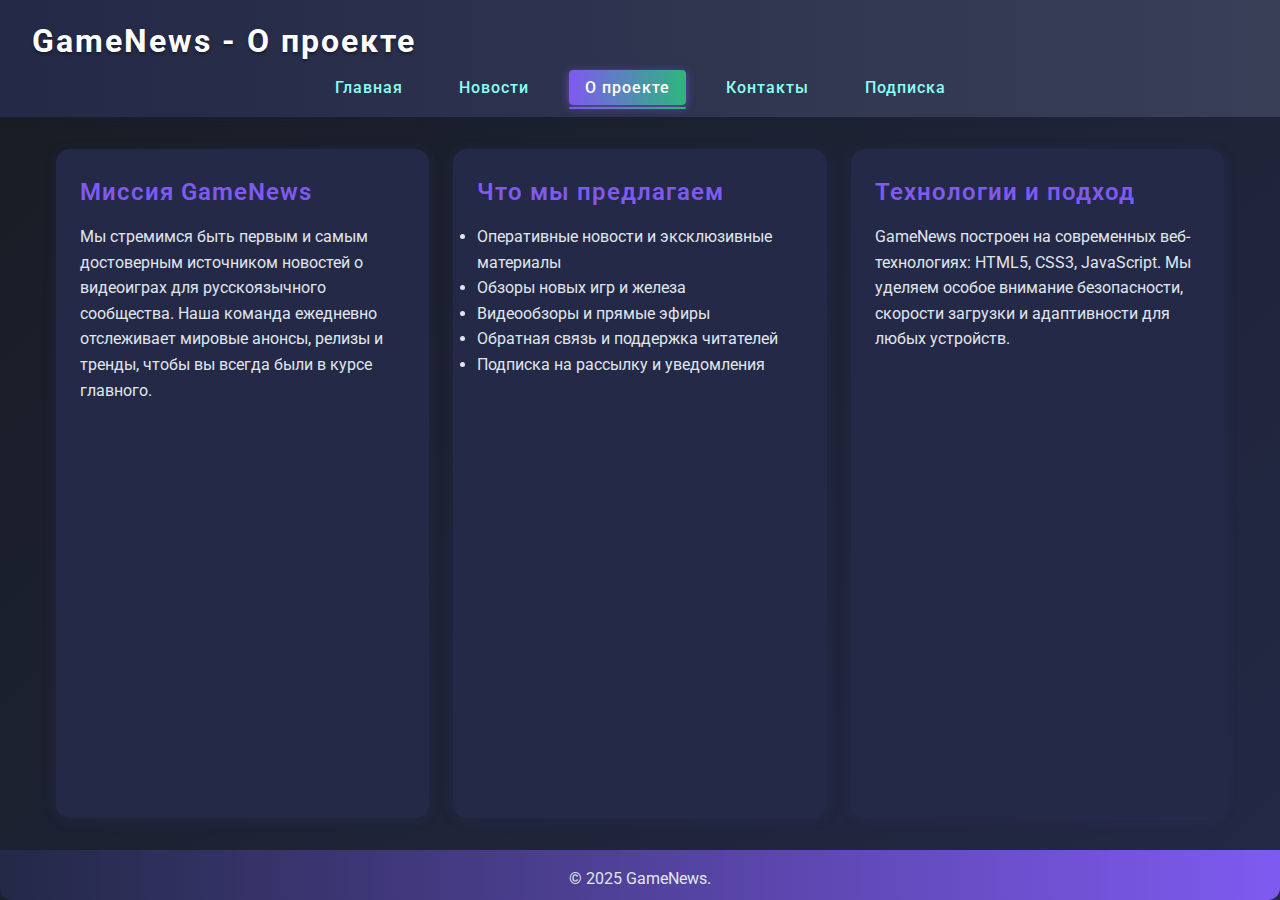
<file: about.html>
<!DOCTYPE html>
<html lang="ru">
<head>
    <meta charset="UTF-8">
    <meta name="description" content="О проекте GameNews">
    <meta name="keywords" content="игровые новости, портал, GameNews, миссия, команда">
    <meta name="viewport" content="width=device-width, initial-scale=1.0">
    <title>GameNews - О проекте</title>
    <link rel="stylesheet" href="css/style.css">
</head>
<body>

    <header>
        <h1><a href="index.html">GameNews</a> - О проекте</h1>
        <nav>
            <ul>
                <li><a href="index.html">Главная</a></li>
                <li><a href="news.html">Новости</a></li>
                <li><a href="about.html" class="active">О проекте</a></li>
                <li><a href="contact.html">Контакты</a></li>
                <li><a href="subscribe.html">Подписка</a></li>
            </ul>
        </nav>
    </header>

    <main>
        <section>
            <h2>Миссия GameNews</h2>
            <p>Мы стремимся быть первым и самым достоверным источником новостей о видеоиграх для русскоязычного сообщества. Наша команда ежедневно отслеживает мировые анонсы, релизы и тренды, чтобы вы всегда были в курсе главного.</p>
        </section>

        <section>
            <h2>Что мы предлагаем</h2>
            <ul>
                <li>Оперативные новости и эксклюзивные материалы</li>
                <li>Обзоры новых игр и железа</li>
                <li>Видеообзоры и прямые эфиры</li>
                <li>Обратная связь и поддержка читателей</li>
                <li>Подписка на рассылку и уведомления</li>
            </ul>
        </section>

        <section>
            <h2>Технологии и подход</h2>
            <p>GameNews построен на современных веб-технологиях: HTML5, CSS3, JavaScript. Мы уделяем особое внимание безопасности, скорости загрузки и адаптивности для любых устройств.</p>
        </section>
    </main>

    <footer>
        <p>&copy; 2025 GameNews.</p>
    </footer>
    <script src="js/main.js"></script>
</body>
</html>
</file>
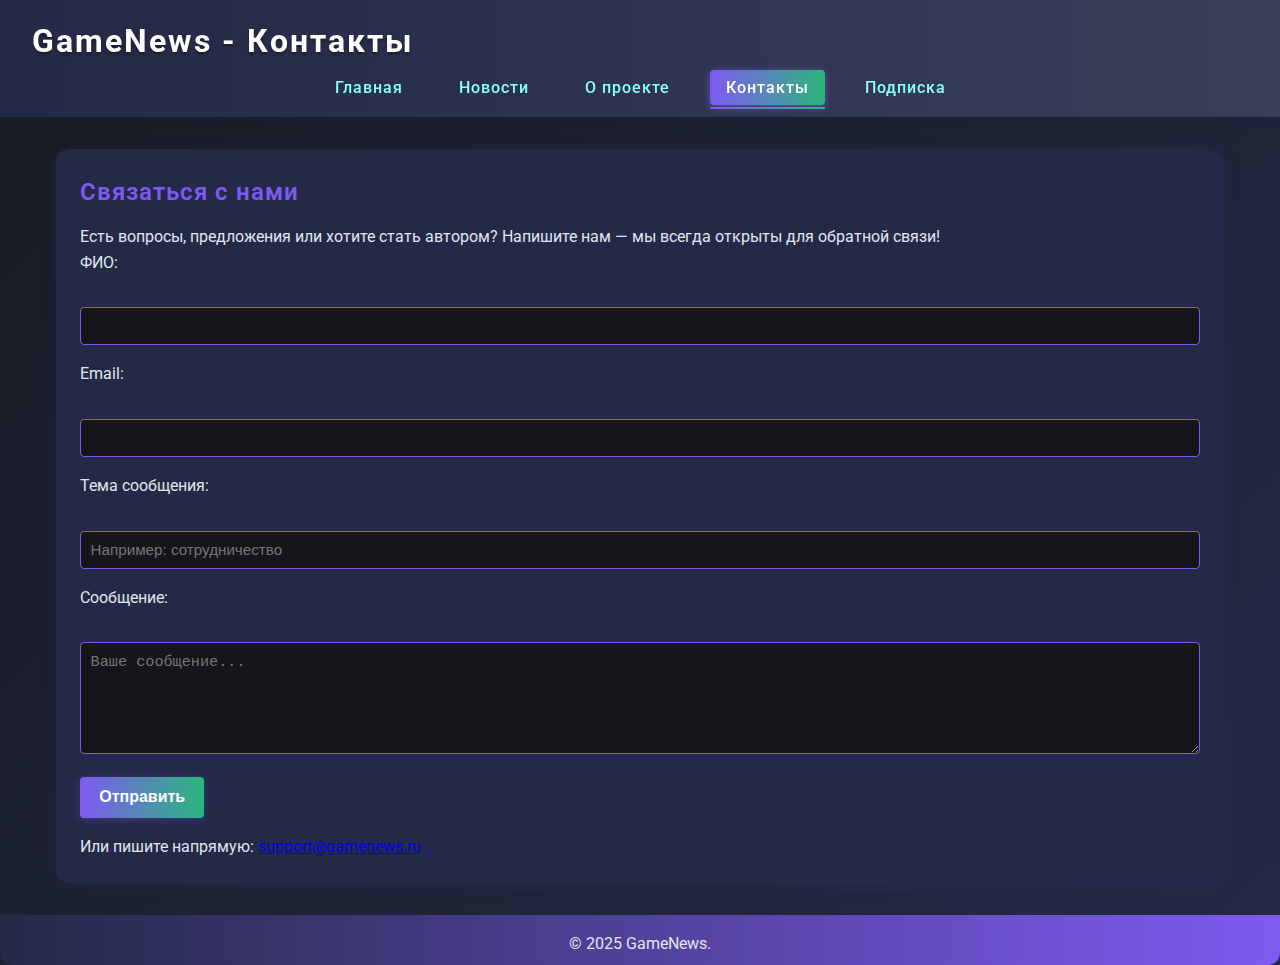
<file: contact.html>
<!DOCTYPE html>
<html lang="ru">
<head>
    <meta charset="UTF-8">
    <meta name="description" content="Связаться с командой GameNews">
    <meta name="keywords" content="контакты, обратная связь, поддержка, GameNews">
    <meta name="viewport" content="width=device-width, initial-scale=1.0">
    <title>GameNews - Контакты</title>
    <link rel="stylesheet" href="css/style.css">
</head>
<body>

    <header>
        <h1><a href="index.html">GameNews</a> - Контакты</h1>
        <nav>
            <ul>
                <li><a href="index.html">Главная</a></li>
                <li><a href="news.html">Новости</a></li>
                <li><a href="about.html">О проекте</a></li>
                <li><a href="contact.html" class="active">Контакты</a></li>
                <li><a href="subscribe.html">Подписка</a></li>
            </ul>
        </nav>
    </header>

    <main>
        <section>
            <h2>Связаться с нами</h2>
            <p>Есть вопросы, предложения или хотите стать автором? Напишите нам — мы всегда открыты для обратной связи!</p>
            <form action="#" method="post">
                <label for="fullname">ФИО:</label><br>
                <input type="text" id="fullname" name="fullname" required><br>

                <label for="email">Email:</label><br>
                <input type="email" id="email" name="email" required><br>

                <label for="subject">Тема сообщения:</label><br>
                <input type="text" id="subject" name="subject" placeholder="Например: сотрудничество"><br>

                <label for="message">Сообщение:</label><br>
                <textarea id="message" name="message" rows="5" required placeholder="Ваше сообщение..."></textarea><br>

                <input type="submit" value="Отправить">
            </form>
            <p style="margin-top:1rem;">Или пишите напрямую: <a href="mailto:support@gamenews.ru">support@gamenews.ru</a></p>
        </section>
    </main>

    <footer>
        <p>&copy; 2025 GameNews.</p>
    </footer>
    <script src="js/main.js"></script>
</body>
</html>
</file>
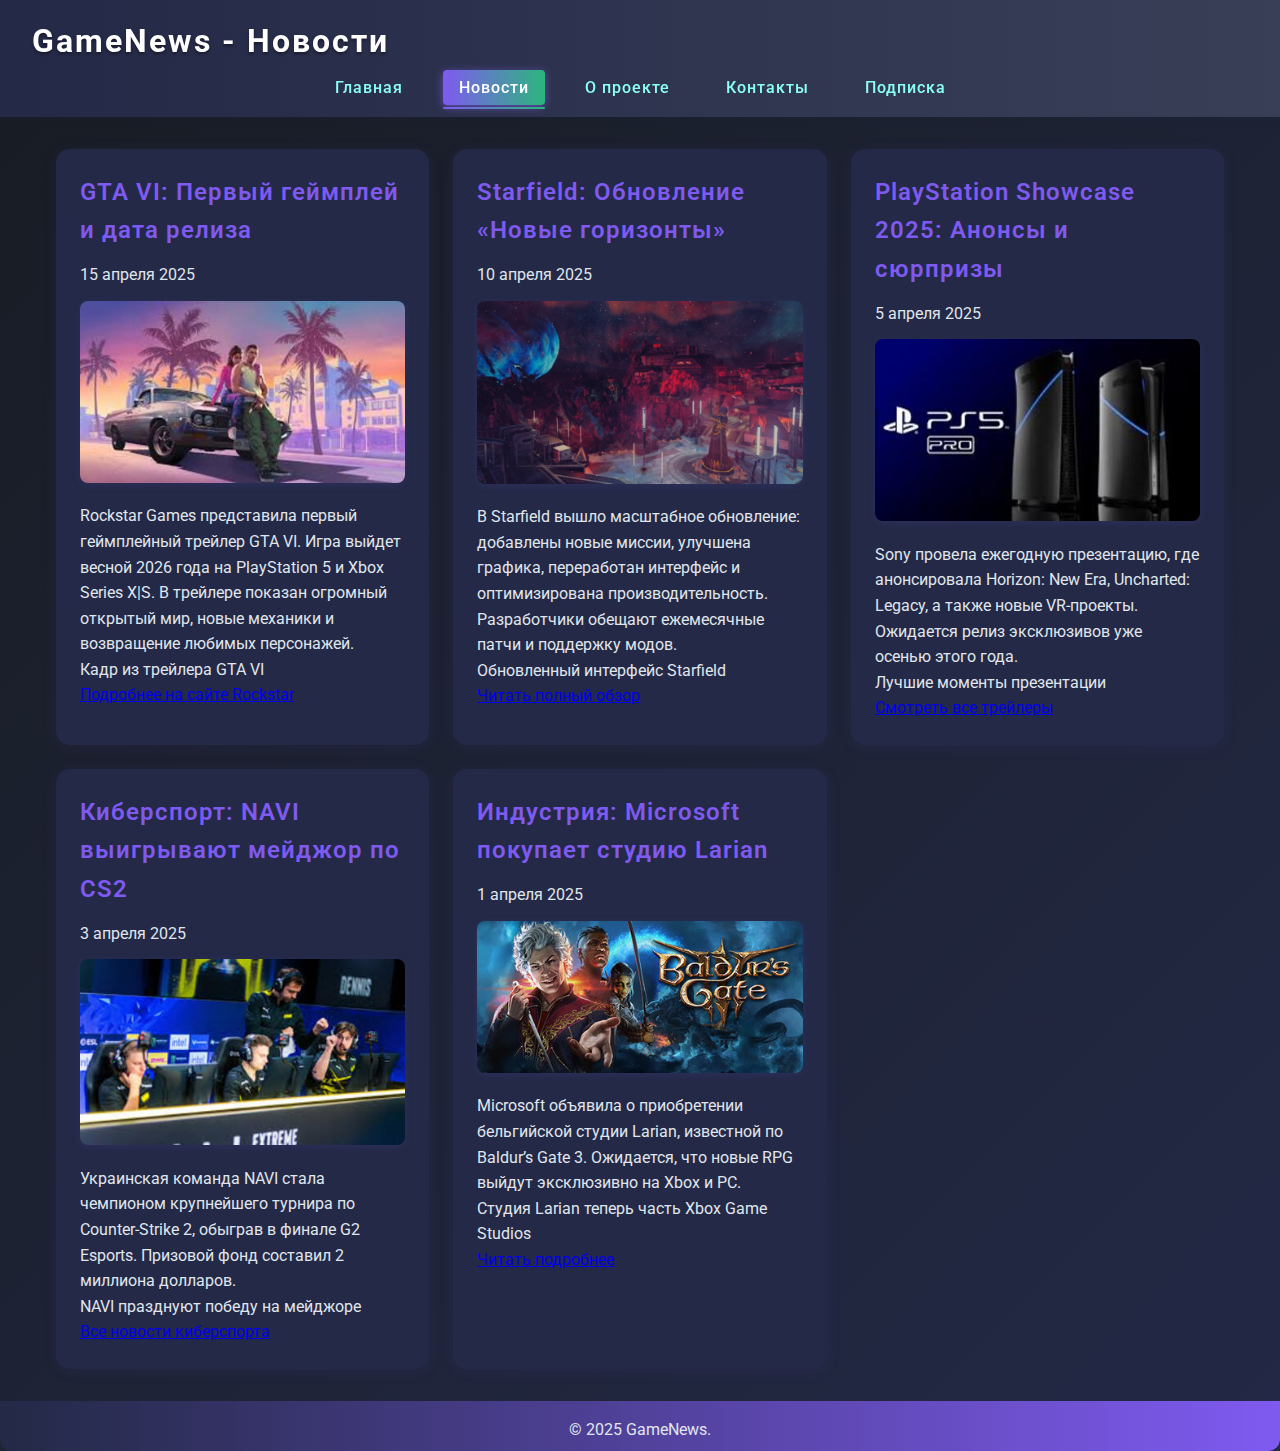
<file: news.html>
<!DOCTYPE html>
<html lang="ru">
<head>
    <meta charset="UTF-8">
    <meta name="description" content="Последние новости игр на GameNews">
    <meta name="keywords" content="игровые новости, анонсы, обзоры, релизы, киберспорт, индустрия">
    <meta name="viewport" content="width=device-width, initial-scale=1.0">
    <title>GameNews - Новости</title>
    <link rel="stylesheet" href="css/style.css">
</head>
<body>

    <header>
        <h1><a href="index.html">GameNews</a> - Новости</h1>
        <nav>
            <ul>
                <li><a href="index.html">Главная</a></li>
                <li><a href="news.html" class="active">Новости</a></li>
                <li><a href="about.html">О проекте</a></li>
                <li><a href="contact.html">Контакты</a></li>
                <li><a href="subscribe.html">Подписка</a></li>
            </ul>
        </nav>
    </header>

    <main>
        <article>
            <div class="news-meta">
                <h2>GTA VI: Первый геймплей и дата релиза</h2>
                <time datetime="2025-04-15">15 апреля 2025</time>
            </div>
            <img src="images/gta6.jpeg" alt="GTA VI Логотип">
            <p>Rockstar Games представила первый геймплейный трейлер GTA VI. Игра выйдет весной 2026 года на PlayStation 5 и Xbox Series X|S. В трейлере показан огромный открытый мир, новые механики и возвращение любимых персонажей.</p>
            <figure>
                <figcaption>Кадр из трейлера GTA VI</figcaption>
            </figure>
            <a href="https://www.rockstargames.com/gta6" target="_blank">Подробнее на сайте Rockstar</a>
        </article>

        <article>
            <div class="news-meta">
                <h2>Starfield: Обновление «Новые горизонты»</h2>
                <time datetime="2025-04-10">10 апреля 2025</time>
            </div>
            <img src="images/starfield.png" alt="Starfield обновление">
            <p>В Starfield вышло масштабное обновление: добавлены новые миссии, улучшена графика, переработан интерфейс и оптимизирована производительность. Разработчики обещают ежемесячные патчи и поддержку модов.</p>
            <figure>
                <figcaption>Обновленный интерфейс Starfield</figcaption>
            </figure>
            <a href="#">Читать полный обзор</a>
        </article>

        <article>
            <div class="news-meta">
                <h2>PlayStation Showcase 2025: Анонсы и сюрпризы</h2>
                <time datetime="2025-04-05">5 апреля 2025</time>
            </div>
            <img src="images/ps5.jpeg" alt="PlayStation 5">
            <p>Sony провела ежегодную презентацию, где анонсировала Horizon: New Era, Uncharted: Legacy, а также новые VR-проекты. Ожидается релиз эксклюзивов уже осенью этого года.</p>
            <figure>
                <figcaption>Лучшие моменты презентации</figcaption>
            </figure>
            <a href="#">Смотреть все трейлеры</a>
        </article>

        <article>
            <div class="news-meta">
                <h2>Киберспорт: NAVI выигрывают мейджор по CS2</h2>
                <time datetime="2025-04-03">3 апреля 2025</time>
            </div>
            <img src="images/navi.jpeg" alt="NAVI CS2 Major">
            <p>Украинская команда NAVI стала чемпионом крупнейшего турнира по Counter-Strike 2, обыграв в финале G2 Esports. Призовой фонд составил 2 миллиона долларов.</p>
            <figure>
                <figcaption>NAVI празднуют победу на мейджоре</figcaption>
            </figure>
            <a href="#">Все новости киберспорта</a>
        </article>

        <article>
            <div class="news-meta">
                <h2>Индустрия: Microsoft покупает студию Larian</h2>
                <time datetime="2025-04-01">1 апреля 2025</time>
            </div>
            <img src="images/baldur's gate.jpg" alt="Larian Studios Baldur's Gate 3">
            <p>Microsoft объявила о приобретении бельгийской студии Larian, известной по Baldur’s Gate 3. Ожидается, что новые RPG выйдут эксклюзивно на Xbox и PC.</p>
            <figure>
                <figcaption>Студия Larian теперь часть Xbox Game Studios</figcaption>
            </figure>
            <a href="#">Читать подробнее</a>
        </article>
    </main>

    <footer>
        <p>&copy; 2025 GameNews.</p>
    </footer>
    <script src="js/main.js"></script>
</body>
</html>
</file>
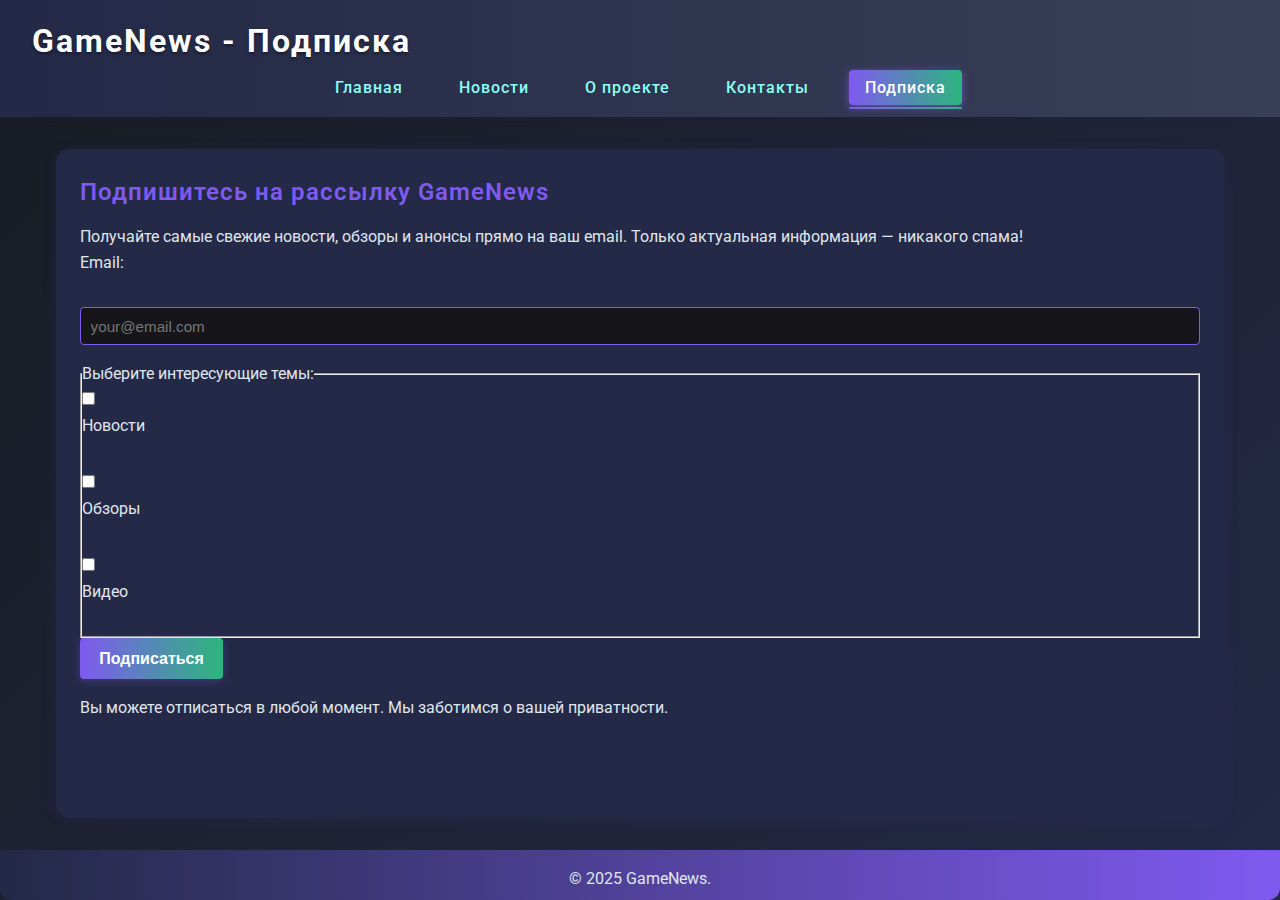
<file: subscribe.html>
<!DOCTYPE html>
<html lang="ru">
<head>
    <meta charset="UTF-8">
    <meta name="description" content="Подписка на рассылку GameNews">
    <meta name="keywords" content="подписка, рассылка, новости игр, email, GameNews">
    <meta name="viewport" content="width=device-width, initial-scale=1.0">
    <title>GameNews - Подписка</title>
    <link rel="stylesheet" href="css/style.css">
</head>
<body>

    <header>
        <h1><a href="index.html">GameNews</a> - Подписка</h1>
        <nav>
            <ul>
                <li><a href="index.html">Главная</a></li>
                <li><a href="news.html">Новости</a></li>
                <li><a href="about.html">О проекте</a></li>
                <li><a href="contact.html">Контакты</a></li>
                <li><a href="subscribe.html" class="active">Подписка</a></li>
            </ul>
        </nav>
    </header>

    <main>
        <section>
            <h2>Подпишитесь на рассылку GameNews</h2>
            <p>Получайте самые свежие новости, обзоры и анонсы прямо на ваш email. Только актуальная информация — никакого спама!</p>
            <form action="#" method="post">
                <label for="email-sub">Email:</label><br>
                <input type="email" id="email-sub" name="email" required placeholder="your@email.com"><br>

                <fieldset>
                    <legend>Выберите интересующие темы:</legend>
                    <input type="checkbox" id="news" name="interest" value="news">
                    <label for="news">Новости</label><br>
                    <input type="checkbox" id="reviews" name="interest" value="reviews">
                    <label for="reviews">Обзоры</label><br>
                    <input type="checkbox" id="videos" name="interest" value="videos">
                    <label for="videos">Видео</label><br>
                </fieldset>

                <input type="submit" value="Подписаться">
            </form>
            <p style="margin-top:1rem;">Вы можете отписаться в любой момент. Мы заботимся о вашей приватности.</p>
        </section>
    </main>

    <footer>
        <p>&copy; 2025 GameNews.</p>
    </footer>
    <script src="js/main.js"></script>
</body>
</html>
</file>
<file: css/style.css>
@import url('https://fonts.googleapis.com/css2?family=Roboto:wght@300;400;500&display=swap');

* {
    margin: 0;
    padding: 0;
    box-sizing: border-box;
}



body {
    font-family: 'Roboto', sans-serif;
    background: linear-gradient(135deg, #181c23 0%, #232946 100%);
    color: #e0e6ed;
    line-height: 1.6;
    transition: background 0.5s;
    height: 100%;
    min-height: 100vh;
    display: flex;
    flex-direction: column;
}

header {
    background: linear-gradient(90deg, #232946 0%, #3a3f58 100%);
    padding: 1rem 2rem;
    box-shadow: 0 2px 8px rgba(35, 41, 70, 0.18);
    position: sticky;
    top: 0;
    z-index: 10;
}

header h1 {
    font-weight: 700;
    font-size: 2rem;
    color: #fff;
    margin-bottom: 0.5rem;
    letter-spacing: 2px;
    text-shadow: 0 2px 3px #1a1a2e;
}

header h1 a {
    font-weight: 700;
    font-size: 2rem;
	text-decoration: none;
    color: #fff;
    margin-bottom: 0.5rem;
    letter-spacing: 2px;
    text-shadow: 0 2px 3px #1a1a2e;
}

header h2 {
    font-weight: 700;
    font-size: 2rem;
    color: #fff;
    margin-bottom: 0.5rem;
    letter-spacing: 2px;
    text-shadow: 0 2px 3px #1a1a2e;
	text-align: center;
}

nav ul {
    display: flex;
    justify-content: center;
    list-style: none;
    gap: 1.5rem;
}

nav a {
    text-decoration: none;
    font-weight: 500;
    padding: 0.5rem 1rem;
    position: relative;
    color: #8afff3;
    border-radius: 4px;
    transition: 0.3s;
    letter-spacing: 1px;
}

nav a:hover,
nav a.active {
    color: #fff;
    background: linear-gradient(90deg, #7f5af0 0%, #2cb67d 100%);
    box-shadow: 0 2px 8px #7f5af0aa;
}

nav a.active::after {
    content: '';
    position: absolute;
    height: 2px;
    width: 100%;
    background: linear-gradient(90deg, #7f5af0 0%, #2cb67d 100%);
    bottom: -4px;
    left: 0;
    border-radius: 2px;
}

main {
    max-width: 1200px;
    margin: 2rem auto;
    display: grid;
    grid-template-columns: repeat(auto-fit, minmax(340px, 1fr));
    gap: 1.5rem;
    padding: 0 1rem;
    flex: 1 1 auto;
    width: 100%;
}

section,
article {
    background: #232946;
    border-radius: 14px;
    padding: 1.5rem;
    box-shadow: 0 2px 16px rgba(127, 90, 240, 0.08);
    transition: transform 0.2s, box-shadow 0.2s;
}

section:hover,
article:hover {
    transform: translateY(-4px) scale(1.01);
    box-shadow: 0 4px 24px #7f5af055;
}

h2 {
    font-weight: 600;
    margin-bottom: 0.8rem;
    color: #7f5af0;
    letter-spacing: 1px;
}

h3 {
    font-weight: 600;
    margin-bottom: 0.8rem;
    color: #fff;
    letter-spacing: 1px;
	text-align: center;
}

p,
li,
th,
td,
label,
figcaption {
    color: #e0e6ed;
}

form label {
    display: block;
    margin-bottom: 0.4rem;
    font-weight: 400;
}

form input[type="text"],
form input[type="email"],
form textarea,
form select {
    width: 100%;
    padding: 0.6rem;
    background: #16161a;
    color: #e0e6ed;
    border: 1px solid #7f5af0;
    border-radius: 4px;
    margin-bottom: 1rem;
    font-size: 0.95rem;
}

form input[type="submit"],
.btn {
    display: inline-block;
    background: linear-gradient(90deg, #7f5af0 0%, #2cb67d 100%);
    color: #fff;
    padding: 0.7rem 1.2rem;
    border: none;
    border-radius: 4px;
    font-size: 1rem;
    cursor: pointer;
    transition: background 0.3s, transform 0.2s;
    font-weight: 600;
    box-shadow: 0 2px 8px #7f5af055;
}

form input[type="submit"]:hover,
.btn:hover {
    background: linear-gradient(90deg, #2cb67d 0%, #7f5af0 100%);
    color: #fff;
    transform: translateY(-2px) scale(1.03);
}

table {
    width: 100%;
    border-collapse: collapse;
    margin-top: 1rem;
    font-size: 1rem;
    background: #16161a;
    border-radius: 10px;
    overflow: hidden;
    box-shadow: 0 2px 12px #7f5af022;
    table-layout: fixed;
    word-break: break-word;
}

th,
td {
    padding: 0.8rem;
    border: 1px solid #393e5c;
    text-align: left;
}

th {
    background: linear-gradient(90deg, #7f5af0 0%, #2cb67d 100%);
    color: #fff;
    font-weight: 600;
}

td {
    background: #232946;
}

caption {
    caption-side: top;
    margin-bottom: 0.5rem;
    font-weight: 700;
    color: #2cb67d;
    background: #16161a;
    border-radius: 8px 8px 0 0;
    padding: 0.7rem 1rem;
    font-size: 1.1rem;
    text-align: center;
    max-width: 100%;
    word-break: break-word;
    box-sizing: border-box;
}

img,
video {
    max-width: 100%;
    height: auto;
    border-radius: 8px;
    margin: 0.8rem 0;
    box-shadow: 0 2px 8px #7f5af022;
}

@media (max-width: 768px) {
    nav ul {
        flex-direction: column;
        gap: 0.5rem;
    }
    main {
        grid-template-columns: 1fr;
    }
    table, th, td {
        font-size: 0.95rem;
    }
    caption {
        font-size: 1rem;
        padding: 0.5rem 0.5rem;
    }
}

@media (max-width: 480px) {
    header h1 {
        font-size: 1.3rem;
    }
    form input[type="submit"],
    .btn {
        width: 100%;
        text-align: center;
    }
    section, article {
        padding: 1rem;
    }
    caption {
        font-size: 0.95rem;
        padding: 0.4rem 0.2rem;
    }
}

footer {
    background: linear-gradient(90deg, #232946 0%, #7f5af0 100%);
    color: #fff;
    text-align: center;
    padding: 1rem 0 0.5rem 0;
    border-radius: 0 0 12px 12px;
    flex-shrink: 0;
    width: 100%;
}
</file>
